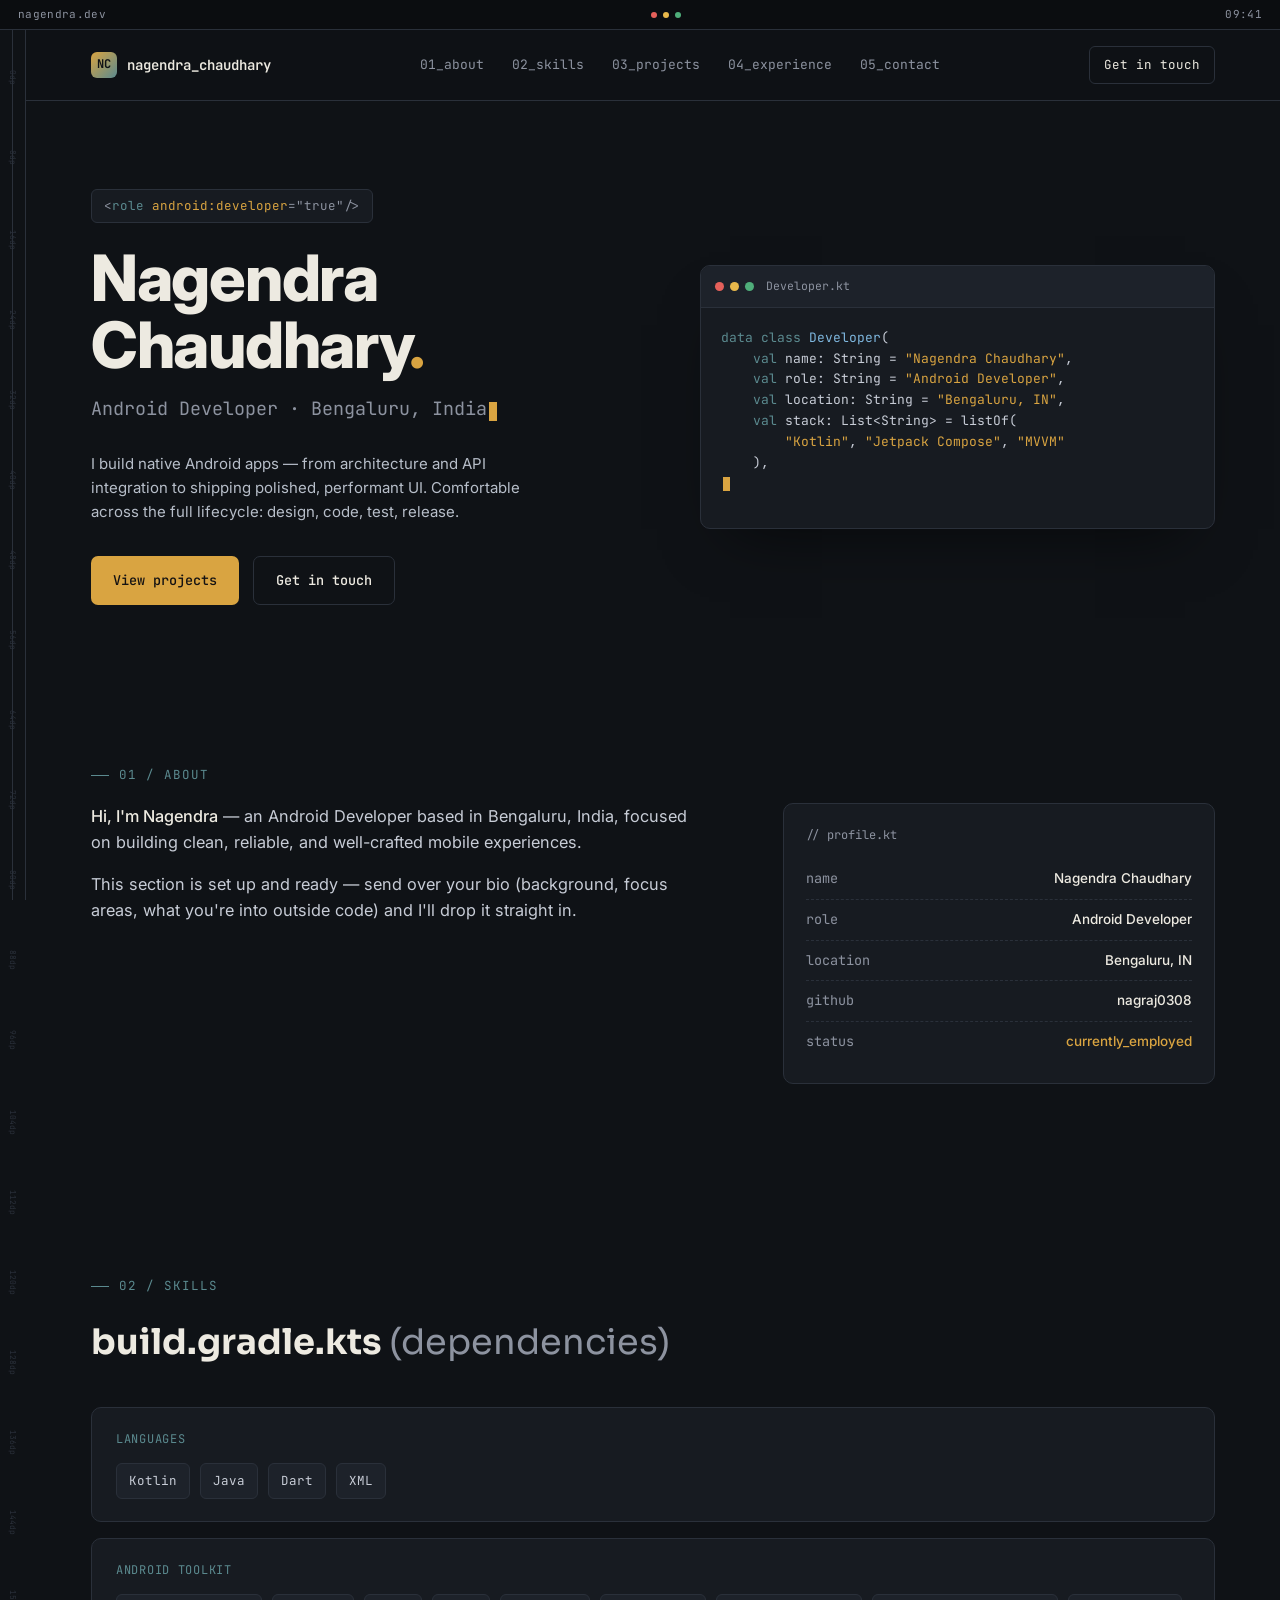
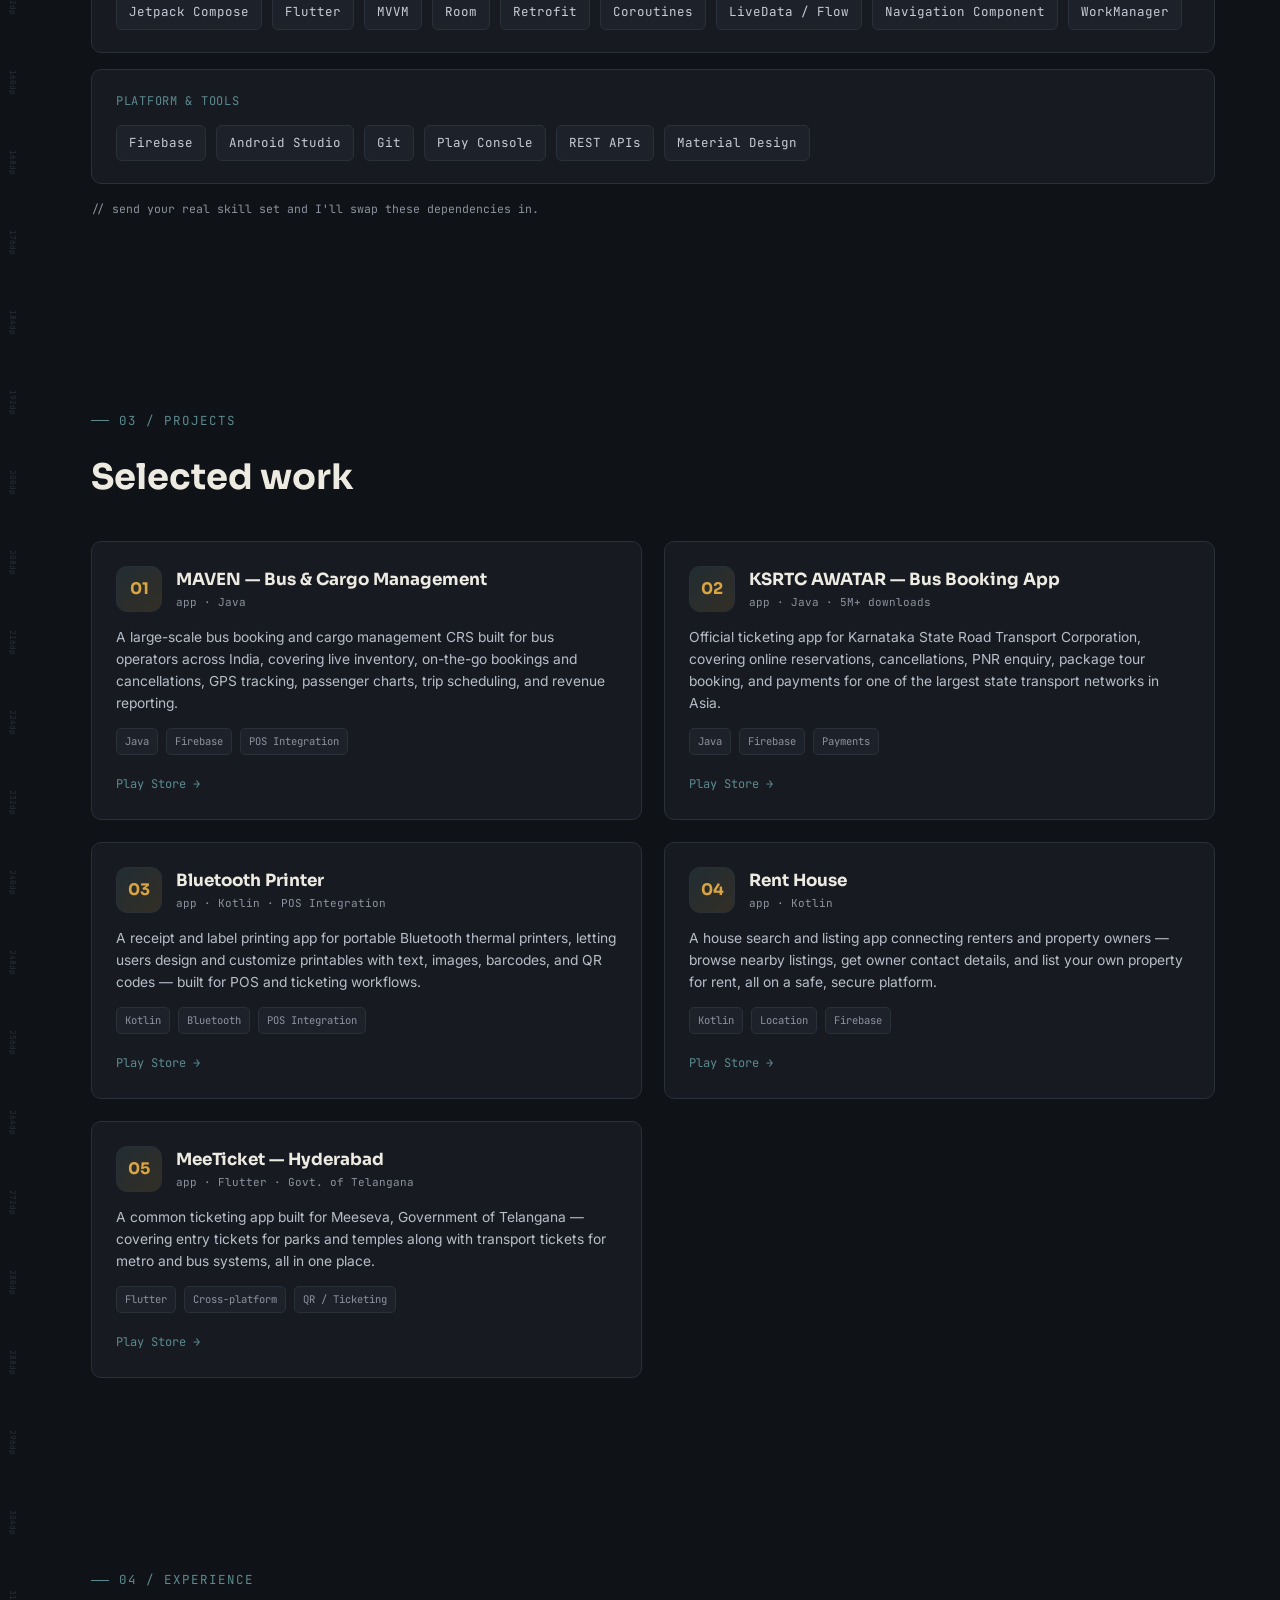
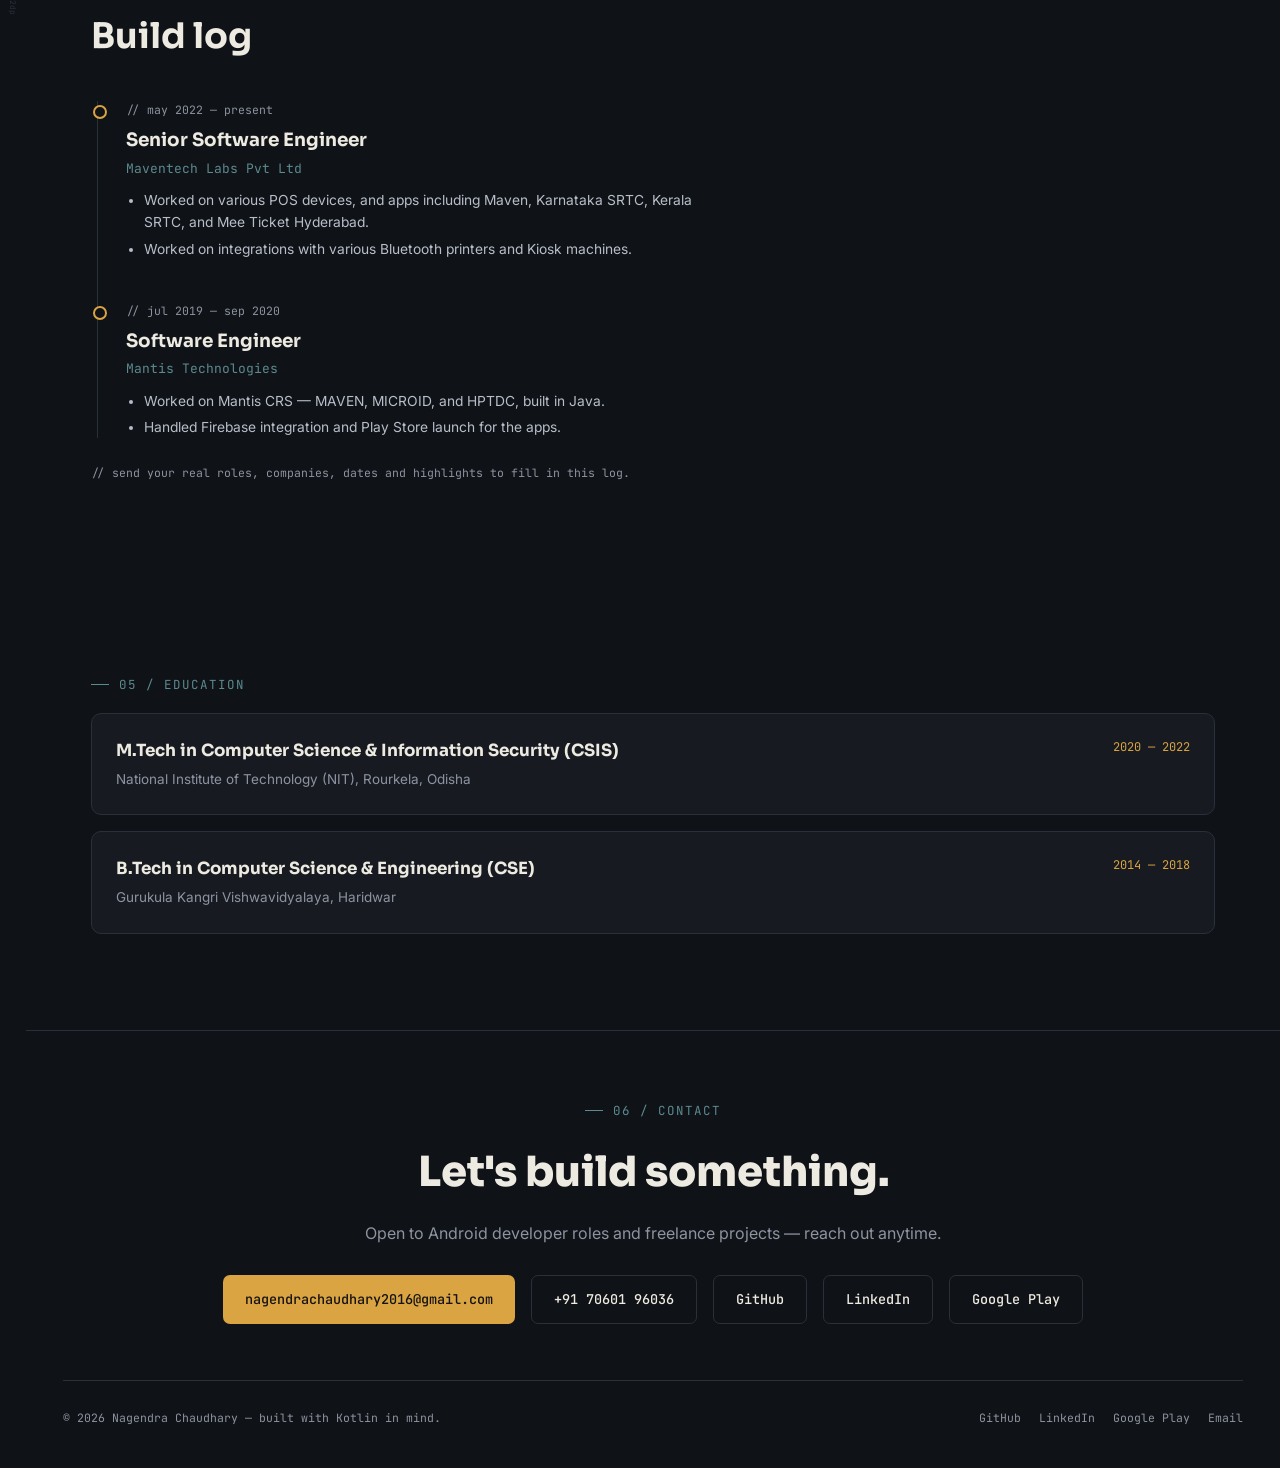
<file: index.html>
<!DOCTYPE html>
<html lang="en">
<head>
<meta charset="UTF-8">
<meta name="viewport" content="width=device-width, initial-scale=1.0">
<title>Nagendra Chaudhary — Android Developer</title>
<link rel="icon" type="image/png" sizes="32x32" href="[data-uri]">
<link rel="icon" type="image/png" sizes="16x16" href="[data-uri]">
<link rel="apple-touch-icon" sizes="180x180" href="[data-uri]">
<link rel="preconnect" href="https://fonts.googleapis.com">
<link href="https://fonts.googleapis.com/css2?family=JetBrains+Mono:wght@400;500;600;700&family=Sora:wght@400;500;600;700;800&family=Inter:wght@400;500;600&display=swap" rel="stylesheet">
<style>
  :root{
    --ink:#0F1216;
    --panel:#171B21;
    --panel-2:#1D222A;
    --hair:#2A303A;
    --paper:#EDEAE1;
    --muted:#8D93A0;
    --amber:#D9A441;
    --teal:#5B8A8F;
    --amber-dim: rgba(217,164,65,0.14);
    --teal-dim: rgba(91,138,143,0.16);
    --radius: 10px;
  }
  *{box-sizing:border-box; margin:0; padding:0;}
  html{scroll-behavior:smooth;}
  body{
    background:var(--ink);
    color:var(--paper);
    font-family:'Inter', sans-serif;
    line-height:1.6;
    overflow-x:hidden;
  }
  ::selection{ background:var(--amber); color:#0F1216; }
  a{ color:inherit; text-decoration:none; }
  .mono{ font-family:'JetBrains Mono', monospace; }
  .display{ font-family:'Sora', sans-serif; }

  /* reduced motion */
  @media (prefers-reduced-motion: reduce){
    *{ animation-duration:0.001ms !important; animation-iteration-count:1 !important; transition-duration:0.001ms !important; }
  }

  /* ---------- status bar ---------- */
  .statusbar{
    height:30px;
    display:flex;
    align-items:center;
    justify-content:space-between;
    padding:0 18px;
    font-family:'JetBrains Mono', monospace;
    font-size:11px;
    color:var(--muted);
    background:#0B0D10;
    border-bottom:1px solid var(--hair);
    letter-spacing:0.03em;
  }
  .statusbar .dots{ display:flex; gap:6px; }
  .statusbar .dots span{ width:6px; height:6px; border-radius:50%; background:var(--hair); }
  .statusbar .dots span:nth-child(1){ background:#E5605A; }
  .statusbar .dots span:nth-child(2){ background:#E8B84B; }
  .statusbar .dots span:nth-child(3){ background:#4FAE7A; }

  /* ---------- ruler rail ---------- */
  .ruler{
    position:fixed;
    top:30px; bottom:0; left:0;
    width:26px;
    border-right:1px solid var(--hair);
    background:var(--ink);
    z-index:5;
    display:none;
  }
  @media(min-width:980px){ .ruler{ display:block; } }
  .ruler-ticks{
    position:relative;
    height:100%;
  }
  .ruler-ticks::before{
    content:'';
    position:absolute; top:0; bottom:0; left:12px;
    width:1px; background:var(--hair);
  }
  .tick{
    position:absolute; left:6px;
    font-family:'JetBrains Mono',monospace;
    font-size:8px;
    color:var(--hair);
    writing-mode:vertical-rl;
  }

  main{ position:relative; }
  @media(min-width:980px){ main{ margin-left:26px; } }

  /* ---------- nav ---------- */
  header.topnav{
    position:sticky; top:0; z-index:20;
    background:rgba(15,18,22,0.86);
    backdrop-filter:blur(10px);
    border-bottom:1px solid var(--hair);
  }
  .nav-inner{
    max-width:1180px; margin:0 auto;
    display:flex; align-items:center; justify-content:space-between;
    padding:16px 28px;
  }
  .brand{
    display:flex; align-items:center; gap:10px;
    font-family:'JetBrains Mono', monospace;
    font-weight:600; font-size:14px;
    color:var(--paper);
  }
  .brand .glyph{
    width:26px; height:26px;
    border-radius:6px;
    background:linear-gradient(135deg, var(--amber), var(--teal));
    display:flex; align-items:center; justify-content:center;
    color:#0F1216; font-weight:700; font-size:12px;
  }
  nav.links{ display:none; gap:28px; font-family:'JetBrains Mono', monospace; font-size:13px; }
  nav.links a{ color:var(--muted); transition:color .2s; position:relative; }
  nav.links a:hover, nav.links a:focus-visible{ color:var(--amber); }
  @media(min-width:760px){ nav.links{ display:flex; } }
  .nav-cta{
    font-family:'JetBrains Mono',monospace; font-size:12.5px;
    border:1px solid var(--hair); padding:8px 14px; border-radius:6px;
    color:var(--paper); white-space:nowrap;
    transition:border-color .2s, color .2s;
  }
  .nav-cta:hover{ border-color:var(--amber); color:var(--amber); }

  section{ padding:96px 28px; max-width:1180px; margin:0 auto; }
  .eyebrow{
    font-family:'JetBrains Mono', monospace; font-size:12.5px;
    color:var(--teal); letter-spacing:0.08em; text-transform:uppercase;
    display:flex; align-items:center; gap:10px; margin-bottom:18px;
  }
  .eyebrow::before{ content:''; width:18px; height:1px; background:var(--teal); }

  /* ---------- hero ---------- */
  .hero{ padding-top:88px; padding-bottom:64px; }
  .hero-grid{
    display:grid; grid-template-columns:1fr; gap:48px; align-items:center;
  }
  @media(min-width:900px){ .hero-grid{ grid-template-columns:1.05fr 0.95fr; gap:40px; } }
  .tag-manifest{
    font-family:'JetBrains Mono',monospace; font-size:12.5px; color:var(--muted);
    background:var(--panel); border:1px solid var(--hair); border-radius:6px;
    padding:6px 12px; display:inline-block; margin-bottom:22px;
  }
  .tag-manifest .k{ color:var(--teal); } .tag-manifest .v{ color:var(--amber); }
  h1.name{
    font-size:clamp(2.4rem, 5.4vw, 4rem);
    font-weight:800; line-height:1.04; letter-spacing:-0.02em;
    margin-bottom:16px;
  }
  h1.name .accent{ color:var(--amber); font-style:normal; }
  .role-line{
    font-family:'JetBrains Mono',monospace;
    font-size:clamp(1rem,2vw,1.15rem);
    color:var(--muted); margin-bottom:28px;
  }
  .role-line .cursor{
    display:inline-block; width:8px; height:1.05em; background:var(--amber);
    vertical-align:text-bottom; margin-left:2px;
    animation:blink 1s steps(1) infinite;
  }
  @keyframes blink{ 50%{ opacity:0; } }
  .hero-actions{ display:flex; flex-wrap:wrap; gap:14px; }
  .btn{
    font-family:'JetBrains Mono',monospace; font-size:13.5px; font-weight:500;
    padding:13px 22px; border-radius:7px; display:inline-flex; align-items:center; gap:8px;
    transition:transform .18s ease, background .2s, border-color .2s;
  }
  .btn-primary{ background:var(--amber); color:#141212; }
  .btn-primary:hover{ transform:translateY(-2px); }
  .btn-ghost{ border:1px solid var(--hair); color:var(--paper); }
  .btn-ghost:hover{ border-color:var(--teal); color:var(--teal); transform:translateY(-2px); }

  .code-panel{
    background:var(--panel); border:1px solid var(--hair); border-radius:var(--radius);
    overflow:hidden; box-shadow:0 30px 60px -30px rgba(0,0,0,0.6);
  }
  .code-head{
    display:flex; align-items:center; gap:8px; padding:11px 14px;
    border-bottom:1px solid var(--hair); background:var(--panel-2);
    font-family:'JetBrains Mono',monospace; font-size:11.5px; color:var(--muted);
  }
  .code-head .file{ margin-left:4px; }
  .code-body{
    padding:20px; font-family:'JetBrains Mono',monospace; font-size:13px;
    color:#C7CCD6; min-height:220px; white-space:pre-wrap;
  }
  .code-body .kw{ color:var(--teal); }
  .code-body .str{ color:var(--amber); }
  .code-body .cm{ color:var(--muted); }
  .code-body .fn{ color:#7FB8E0; }
  #typed::after{ content:''; display:inline-block; width:7px; height:14px; background:var(--amber); margin-left:2px; animation:blink 1s steps(1) infinite; vertical-align:middle; }

  /* ---------- about ---------- */
  .about-grid{ display:grid; grid-template-columns:1fr; gap:44px; }
  @media(min-width:900px){ .about-grid{ grid-template-columns:1.2fr 0.8fr; } }
  .about-text p{ color:#C7CCD6; font-size:1.02rem; max-width:60ch; margin-bottom:16px; }
  .about-text p .hl{ color:var(--paper); font-weight:500; }
  .profile-card{
    background:var(--panel); border:1px solid var(--hair); border-radius:var(--radius);
    padding:22px;
  }
  .profile-card .title{ font-family:'JetBrains Mono',monospace; font-size:12px; color:var(--muted); margin-bottom:14px; }
  .kv{ display:flex; justify-content:space-between; padding:9px 0; border-bottom:1px dashed var(--hair); font-size:13.5px; }
  .kv:last-child{ border-bottom:none; }
  .kv .k{ color:var(--muted); font-family:'JetBrains Mono',monospace; }
  .kv .v{ color:var(--paper); font-weight:500; text-align:right; }

  /* ---------- skills ---------- */
  .dep-block{
    background:var(--panel); border:1px solid var(--hair); border-radius:var(--radius);
    padding:22px 24px; margin-bottom:16px;
  }
  .dep-block .cat{ font-family:'JetBrains Mono',monospace; font-size:12px; color:var(--teal); margin-bottom:14px; text-transform:uppercase; letter-spacing:.06em; }
  .chip-row{ display:flex; flex-wrap:wrap; gap:10px; }
  .chip{
    font-family:'JetBrains Mono',monospace; font-size:12.5px;
    background:var(--panel-2); border:1px solid var(--hair); border-radius:6px;
    padding:7px 12px; color:#C7CCD6; transition:border-color .2s, color .2s, transform .2s;
  }
  .chip:hover{ border-color:var(--amber); color:var(--amber); transform:translateY(-2px); }

  /* ---------- projects ---------- */
  .proj-grid{ display:grid; grid-template-columns:1fr; gap:22px; }
  @media(min-width:720px){ .proj-grid{ grid-template-columns:repeat(2,1fr); } }
  .proj-card{
    background:var(--panel); border:1px solid var(--hair); border-radius:var(--radius);
    padding:24px; display:flex; flex-direction:column; gap:14px;
    transition:border-color .25s, transform .25s;
  }
  .proj-card:hover{ border-color:var(--teal); transform:translateY(-4px); }
  .proj-top{ display:flex; align-items:center; gap:14px; }
  .proj-icon{
    width:46px; height:46px; border-radius:11px; flex-shrink:0;
    background:linear-gradient(135deg, var(--teal-dim), var(--amber-dim));
    display:flex; align-items:center; justify-content:center;
    font-family:'Sora',sans-serif; font-weight:700; color:var(--amber); font-size:16px;
    border:1px solid var(--hair);
  }
  .proj-name{ font-family:'Sora',sans-serif; font-weight:700; font-size:1.05rem; }
  .proj-meta{ font-family:'JetBrains Mono',monospace; font-size:11px; color:var(--muted); }
  .proj-desc{ color:#B7BEC9; font-size:13.8px; }
  .proj-tags{ display:flex; flex-wrap:wrap; gap:8px; margin-top:auto; }
  .proj-tags span{
    font-family:'JetBrains Mono',monospace; font-size:10.5px;
    background:var(--panel-2); border:1px solid var(--hair); border-radius:5px;
    padding:4px 8px; color:var(--muted);
  }
  .proj-links{ display:flex; gap:16px; margin-top:6px; }
  .proj-links a{ font-family:'JetBrains Mono',monospace; font-size:12px; color:var(--teal); border-bottom:1px solid transparent; }
  .proj-links a:hover{ border-color:var(--teal); }
  .proj-note{
    grid-column:1/-1; font-family:'JetBrains Mono',monospace; font-size:12px; color:var(--muted);
    border:1px dashed var(--hair); border-radius:8px; padding:14px 16px;
  }

  /* ---------- experience (build log) ---------- */
  .log{ border-left:1px solid var(--hair); margin-left:6px; }
  .log-item{ position:relative; padding:0 0 42px 28px; }
  .log-item:last-child{ padding-bottom:0; }
  .log-item::before{
    content:''; position:absolute; left:-5.5px; top:4px;
    width:10px; height:10px; border-radius:50%; background:var(--ink);
    border:2px solid var(--amber);
  }
  .log-stamp{ font-family:'JetBrains Mono',monospace; font-size:11.5px; color:var(--muted); margin-bottom:6px; }
  .log-role{ font-family:'Sora',sans-serif; font-weight:700; font-size:1.15rem; margin-bottom:4px; }
  .log-co{ font-family:'JetBrains Mono',monospace; font-size:13px; color:var(--teal); margin-bottom:10px; }
  .log-co a{ color:var(--teal); border-bottom:1px solid transparent; }
  .log-co a:hover{ border-color:var(--teal); }
  .log-desc{ color:#B7BEC9; font-size:13.8px; max-width:65ch; }
  .log-desc li{ margin-left:18px; margin-top:4px; }

  /* ---------- education ---------- */
  .edu-card{
    background:var(--panel); border:1px solid var(--hair); border-radius:var(--radius);
    padding:24px; display:flex; justify-content:space-between; align-items:flex-start; gap:20px; flex-wrap:wrap;
  }
  .edu-card .deg{ font-family:'Sora',sans-serif; font-weight:700; font-size:1.05rem; margin-bottom:4px; }
  .edu-card .sch{ color:var(--muted); font-size:13.5px; }
  .edu-card .yr{ font-family:'JetBrains Mono',monospace; font-size:12px; color:var(--amber); }

  /* ---------- contact/footer ---------- */
  footer{
    border-top:1px solid var(--hair); padding:70px 28px 40px;
  }
  .footer-inner{ max-width:1180px; margin:0 auto; }
  .footer-cta{ text-align:center; margin-bottom:56px; }
  .footer-cta h2{ font-family:'Sora',sans-serif; font-size:clamp(1.8rem,4vw,2.6rem); font-weight:800; margin-bottom:16px; }
  .footer-cta p{ color:var(--muted); margin-bottom:28px; }
  .contact-row{ display:flex; justify-content:center; gap:16px; flex-wrap:wrap; }
  .foot-bottom{
    display:flex; justify-content:space-between; align-items:center; flex-wrap:wrap; gap:12px;
    padding-top:28px; border-top:1px solid var(--hair);
    font-family:'JetBrains Mono',monospace; font-size:11.5px; color:var(--muted);
  }
  .foot-links{ display:flex; gap:18px; }
  .foot-links a:hover{ color:var(--amber); }

  .reveal{ opacity:0; transform:translateY(18px); transition:opacity .7s ease, transform .7s ease; }
  .reveal.in{ opacity:1; transform:translateY(0); }
</style>
</head>
<body>

<div class="statusbar">
  <span class="mono">nagendra.dev</span>
  <div class="dots"><span></span><span></span><span></span></div>
  <span class="mono" id="clock">09:41</span>
</div>

<div class="ruler"><div class="ruler-ticks" id="ruler-ticks"></div></div>

<main>
  <header class="topnav">
    <div class="nav-inner">
      <div class="brand"><span class="glyph">NC</span> nagendra_chaudhary</div>
      <nav class="links">
        <a href="#about">01_about</a>
        <a href="#skills">02_skills</a>
        <a href="#projects">03_projects</a>
        <a href="#experience">04_experience</a>
        <a href="#contact">05_contact</a>
      </nav>
      <a class="nav-cta" href="#contact">Get in touch</a>
    </div>
  </header>

  <!-- HERO -->
  <section class="hero">
    <div class="hero-grid">
      <div>
        <span class="tag-manifest">&lt;<span class="k">role</span> <span class="v">android:developer</span>=<span class="str">"true"</span>/&gt;</span>
        <h1 class="name">Nagendra<br>Chaudhary<span class="accent">.</span></h1>
        <div class="role-line">Android Developer · Bengaluru, India<span class="cursor"></span></div>
        <p style="color:#B7BEC9; max-width:52ch; margin-bottom:32px; font-size:15px;">
          I build native Android apps — from architecture and API integration to shipping polished, performant UI. Comfortable across the full lifecycle: design, code, test, release.
        </p>
        <div class="hero-actions">
          <a class="btn btn-primary" href="#projects">View projects</a>
          <a class="btn btn-ghost" href="#contact">Get in touch</a>
        </div>
      </div>
      <div class="code-panel reveal">
        <div class="code-head">
          <div class="dots" style="display:flex;gap:6px;">
            <span style="width:9px;height:9px;border-radius:50%;background:#E5605A;display:inline-block;"></span>
            <span style="width:9px;height:9px;border-radius:50%;background:#E8B84B;display:inline-block;"></span>
            <span style="width:9px;height:9px;border-radius:50%;background:#4FAE7A;display:inline-block;"></span>
          </div>
          <span class="file">Developer.kt</span>
        </div>
        <div class="code-body"><span id="typed"></span></div>
      </div>
    </div>
  </section>

  <!-- ABOUT -->
  <section id="about">
    <div class="eyebrow">01 / About</div>
    <div class="about-grid">
      <div class="about-text reveal">
        <p><span class="hl">Hi, I'm Nagendra</span> — an Android Developer based in Bengaluru, India, focused on building clean, reliable, and well-crafted mobile experiences.</p>
        <p>This section is set up and ready — send over your bio (background, focus areas, what you're into outside code) and I'll drop it straight in.</p>
      </div>
      <div class="profile-card reveal">
        <div class="title">// profile.kt</div>
        <div class="kv"><span class="k">name</span><span class="v">Nagendra Chaudhary</span></div>
        <div class="kv"><span class="k">role</span><span class="v">Android Developer</span></div>
        <div class="kv"><span class="k">location</span><span class="v">Bengaluru, IN</span></div>
        <div class="kv"><span class="k">github</span><span class="v">nagraj0308</span></div>
        <div class="kv"><span class="k">status</span><span class="v" style="color:var(--amber);">currently_employed</span></div>
      </div>
    </div>
  </section>

  <!-- SKILLS -->
  <section id="skills">
    <div class="eyebrow">02 / Skills</div>
    <h2 class="display" style="font-size:clamp(1.6rem,3vw,2.2rem); font-weight:700; margin-bottom:36px;">build.gradle.kts <span style="color:var(--muted); font-weight:400;">(dependencies)</span></h2>

    <div class="dep-block reveal">
      <div class="cat">Languages</div>
      <div class="chip-row">
        <span class="chip">Kotlin</span><span class="chip">Java</span><span class="chip">Dart</span><span class="chip">XML</span>
      </div>
    </div>
    <div class="dep-block reveal">
      <div class="cat">Android Toolkit</div>
      <div class="chip-row">
        <span class="chip">Jetpack Compose</span><span class="chip">Flutter</span><span class="chip">MVVM</span><span class="chip">Room</span>
        <span class="chip">Retrofit</span><span class="chip">Coroutines</span><span class="chip">LiveData / Flow</span>
        <span class="chip">Navigation Component</span><span class="chip">WorkManager</span>
      </div>
    </div>
    <div class="dep-block reveal">
      <div class="cat">Platform &amp; Tools</div>
      <div class="chip-row">
        <span class="chip">Firebase</span><span class="chip">Android Studio</span><span class="chip">Git</span>
        <span class="chip">Play Console</span><span class="chip">REST APIs</span><span class="chip">Material Design</span>
      </div>
    </div>
    <p class="mono" style="font-size:11.5px; color:var(--muted); margin-top:8px;">// send your real skill set and I'll swap these dependencies in.</p>
  </section>

  <!-- PROJECTS -->
  <section id="projects">
    <div class="eyebrow">03 / Projects</div>
    <h2 class="display" style="font-size:clamp(1.6rem,3vw,2.2rem); font-weight:700; margin-bottom:36px;">Selected work</h2>
    <div class="proj-grid">

      <div class="proj-card reveal">
        <div class="proj-top">
          <div class="proj-icon">01</div>
          <div>
            <div class="proj-name">MAVEN — Bus &amp; Cargo Management</div>
            <div class="proj-meta">app · Java</div>
          </div>
        </div>
        <p class="proj-desc">A large-scale bus booking and cargo management CRS built for bus operators across India, covering live inventory, on-the-go bookings and cancellations, GPS tracking, passenger charts, trip scheduling, and revenue reporting.</p>
        <div class="proj-tags"><span>Java</span><span>Firebase</span><span>POS Integration</span></div>
        <div class="proj-links"><a href="https://play.google.com/store/apps/details?id=com.buscrs.app" target="_blank" rel="noopener">Play Store →</a></div>
      </div>

      <div class="proj-card reveal">
        <div class="proj-top">
          <div class="proj-icon">02</div>
          <div>
            <div class="proj-name">KSRTC AWATAR — Bus Booking App</div>
            <div class="proj-meta">app · Java · 5M+ downloads</div>
          </div>
        </div>
        <p class="proj-desc">Official ticketing app for Karnataka State Road Transport Corporation, covering online reservations, cancellations, PNR enquiry, package tour booking, and payments for one of the largest state transport networks in Asia.</p>
        <div class="proj-tags"><span>Java</span><span>Firebase</span><span>Payments</span></div>
        <div class="proj-links"><a href="https://play.google.com/store/apps/details?id=com.ksrtc.awatar.new" target="_blank" rel="noopener">Play Store →</a></div>
      </div>

      <div class="proj-card reveal">
        <div class="proj-top">
          <div class="proj-icon">03</div>
          <div>
            <div class="proj-name">Bluetooth Printer</div>
            <div class="proj-meta">app · Kotlin · POS Integration</div>
          </div>
        </div>
        <p class="proj-desc">A receipt and label printing app for portable Bluetooth thermal printers, letting users design and customize printables with text, images, barcodes, and QR codes — built for POS and ticketing workflows.</p>
        <div class="proj-tags"><span>Kotlin</span><span>Bluetooth</span><span>POS Integration</span></div>
        <div class="proj-links"><a href="https://play.google.com/store/apps/details?id=com.bluetooth.printer" target="_blank" rel="noopener">Play Store →</a></div>
      </div>

      <div class="proj-card reveal">
        <div class="proj-top">
          <div class="proj-icon">04</div>
          <div>
            <div class="proj-name">Rent House</div>
            <div class="proj-meta">app · Kotlin</div>
          </div>
        </div>
        <p class="proj-desc">A house search and listing app connecting renters and property owners — browse nearby listings, get owner contact details, and list your own property for rent, all on a safe, secure platform.</p>
        <div class="proj-tags"><span>Kotlin</span><span>Location</span><span>Firebase</span></div>
        <div class="proj-links"><a href="https://play.google.com/store/apps/details?id=com.rent.house" target="_blank" rel="noopener">Play Store →</a></div>
      </div>

      <div class="proj-card reveal">
        <div class="proj-top">
          <div class="proj-icon">05</div>
          <div>
            <div class="proj-name">MeeTicket — Hyderabad</div>
            <div class="proj-meta">app · Flutter · Govt. of Telangana</div>
          </div>
        </div>
        <p class="proj-desc">A common ticketing app built for Meeseva, Government of Telangana — covering entry tickets for parks and temples along with transport tickets for metro and bus systems, all in one place.</p>
        <div class="proj-tags"><span>Flutter</span><span>Cross-platform</span><span>QR / Ticketing</span></div>
        <div class="proj-links"><a href="https://play.google.com/store/apps/details?id=com.me_ticket_app" target="_blank" rel="noopener">Play Store →</a></div>
      </div>

    </div>
  </section>

  <!-- EXPERIENCE -->
  <section id="experience">
    <div class="eyebrow">04 / Experience</div>
    <h2 class="display" style="font-size:clamp(1.6rem,3vw,2.2rem); font-weight:700; margin-bottom:36px;">Build log</h2>
    <div class="log">
      <div class="log-item reveal">
        <div class="log-stamp">// may 2022 — present</div>
        <div class="log-role">Senior Software Engineer</div>
        <div class="log-co">Maventech Labs Pvt Ltd</div>
        <ul class="log-desc">
          <li>Worked on various POS devices, and apps including Maven, Karnataka SRTC, Kerala SRTC, and Mee Ticket Hyderabad.</li>
          <li>Worked on integrations with various Bluetooth printers and Kiosk machines.</li>
        </ul>
      </div>
      <div class="log-item reveal">
        <div class="log-stamp">// jul 2019 — sep 2020</div>
        <div class="log-role">Software Engineer</div>
        <div class="log-co"><a href="http://www.mantistechnologies.com/" target="_blank" rel="noopener">Mantis Technologies</a></div>
        <ul class="log-desc">
          <li>Worked on Mantis CRS — MAVEN, MICROID, and HPTDC, built in Java.</li>
          <li>Handled Firebase integration and Play Store launch for the apps.</li>
        </ul>
      </div>
    </div>
    <p class="mono" style="font-size:11.5px; color:var(--muted); margin-top:26px;">// send your real roles, companies, dates and highlights to fill in this log.</p>
  </section>

  <!-- EDUCATION -->
  <section id="education">
    <div class="eyebrow">05 / Education</div>
    <div class="edu-card reveal" style="margin-bottom:16px;">
      <div>
        <div class="deg">M.Tech in Computer Science &amp; Information Security (CSIS)</div>
        <div class="sch">National Institute of Technology (NIT), Rourkela, Odisha</div>
      </div>
      <div class="yr">2020 — 2022</div>
    </div>
    <div class="edu-card reveal">
      <div>
        <div class="deg">B.Tech in Computer Science &amp; Engineering (CSE)</div>
        <div class="sch">Gurukula Kangri Vishwavidyalaya, Haridwar</div>
      </div>
      <div class="yr">2014 — 2018</div>
    </div>
  </section>

  <!-- CONTACT -->
  <footer id="contact">
    <div class="footer-inner">
      <div class="footer-cta reveal">
        <div class="eyebrow" style="justify-content:center;">06 / Contact</div>
        <h2>Let's build something.</h2>
        <p>Open to Android developer roles and freelance projects — reach out anytime.</p>
        <div class="contact-row">
          <a class="btn btn-primary" href="mailto:nagendrachaudhary2016@gmail.com">nagendrachaudhary2016@gmail.com</a>
          <a class="btn btn-ghost" href="tel:+917060196036">+91 70601 96036</a>
          <a class="btn btn-ghost" href="https://github.com/nagraj0308" target="_blank" rel="noopener">GitHub</a>
          <a class="btn btn-ghost" href="https://www.linkedin.com/in/nagraj0308/" target="_blank" rel="noopener">LinkedIn</a>
          <a class="btn btn-ghost" href="https://play.google.com/store/apps/dev?id=5450058606957579974" target="_blank" rel="noopener">Google Play</a>
        </div>
      </div>
      <div class="foot-bottom">
        <span>© <span id="year"></span> Nagendra Chaudhary — built with Kotlin in mind.</span>
        <div class="foot-links">
          <a href="https://github.com/nagraj0308" target="_blank" rel="noopener">GitHub</a>
          <a href="https://www.linkedin.com/in/nagraj0308/" target="_blank" rel="noopener">LinkedIn</a>
          <a href="https://play.google.com/store/apps/dev?id=5450058606957579974" target="_blank" rel="noopener">Google Play</a>
          <a href="mailto:nagendrachaudhary2016@gmail.com">Email</a>
        </div>
      </div>
    </div>
  </footer>
</main>

<script>
  document.getElementById('year').textContent = new Date().getFullYear();

  // ruler ticks
  (function(){
    const wrap = document.getElementById('ruler-ticks');
    if(!wrap) return;
    const count = 40;
    for(let i=0;i<count;i++){
      const t = document.createElement('div');
      t.className = 'tick';
      t.style.top = (i*80+40) + 'px';
      t.textContent = (i*8) + 'dp';
      wrap.appendChild(t);
    }
  })();

  // typing code effect
  const codeLines = [
    {t:'kw', v:'data class '}, {t:'fn', v:'Developer'}, {t:'', v:'(\n    '},
    {t:'kw', v:'val '}, {t:'', v:'name: String = '}, {t:'str', v:'"Nagendra Chaudhary"'}, {t:'', v:',\n    '},
    {t:'kw', v:'val '}, {t:'', v:'role: String = '}, {t:'str', v:'"Android Developer"'}, {t:'', v:',\n    '},
    {t:'kw', v:'val '}, {t:'', v:'location: String = '}, {t:'str', v:'"Bengaluru, IN"'}, {t:'', v:',\n    '},
    {t:'kw', v:'val '}, {t:'', v:'stack: List<String> = '}, {t:'', v:'listOf(\n        '},
    {t:'str', v:'"Kotlin"'}, {t:'', v:', '}, {t:'str', v:'"Jetpack Compose"'}, {t:'', v:', '}, {t:'str', v:'"MVVM"'}, {t:'', v:'\n    ),\n    '},
    {t:'kw', v:'val '}, {t:'', v:'available: Boolean = '}, {t:'fn', v:'true'}, {t:'', v:'\n)'},
    {t:'cm', v:'\n\n// let\'s build something.'}
  ];

  const target = document.getElementById('typed');
  function renderPartial(charBudget){
    let remaining = charBudget;
    let html = '';
    for(const seg of codeLines){
      if(remaining <= 0) break;
      const slice = seg.v.slice(0, remaining);
      remaining -= slice.length;
      const cls = seg.t ? ' class="'+seg.t+'"' : '';
      html += '<span'+cls+'>'+slice.replace(/&/g,'&amp;').replace(/</g,'&lt;')+'</span>';
    }
    target.innerHTML = html;
  }
  const fullLen = codeLines.reduce((a,s)=>a+s.v.length,0);
  let i = 0;
  const speed = 14;
  function typeStep(){
    i += 2;
    renderPartial(i);
    if(i < fullLen){ setTimeout(typeStep, speed); }
  }
  typeStep();

  // scroll reveal
  const revealEls = document.querySelectorAll('.reveal');
  const io = new IntersectionObserver((entries)=>{
    entries.forEach(e=>{ if(e.isIntersecting){ e.target.classList.add('in'); io.unobserve(e.target); } });
  }, {threshold:0.15});
  revealEls.forEach(el=>io.observe(el));
</script>

</body>
</html>
</file>
